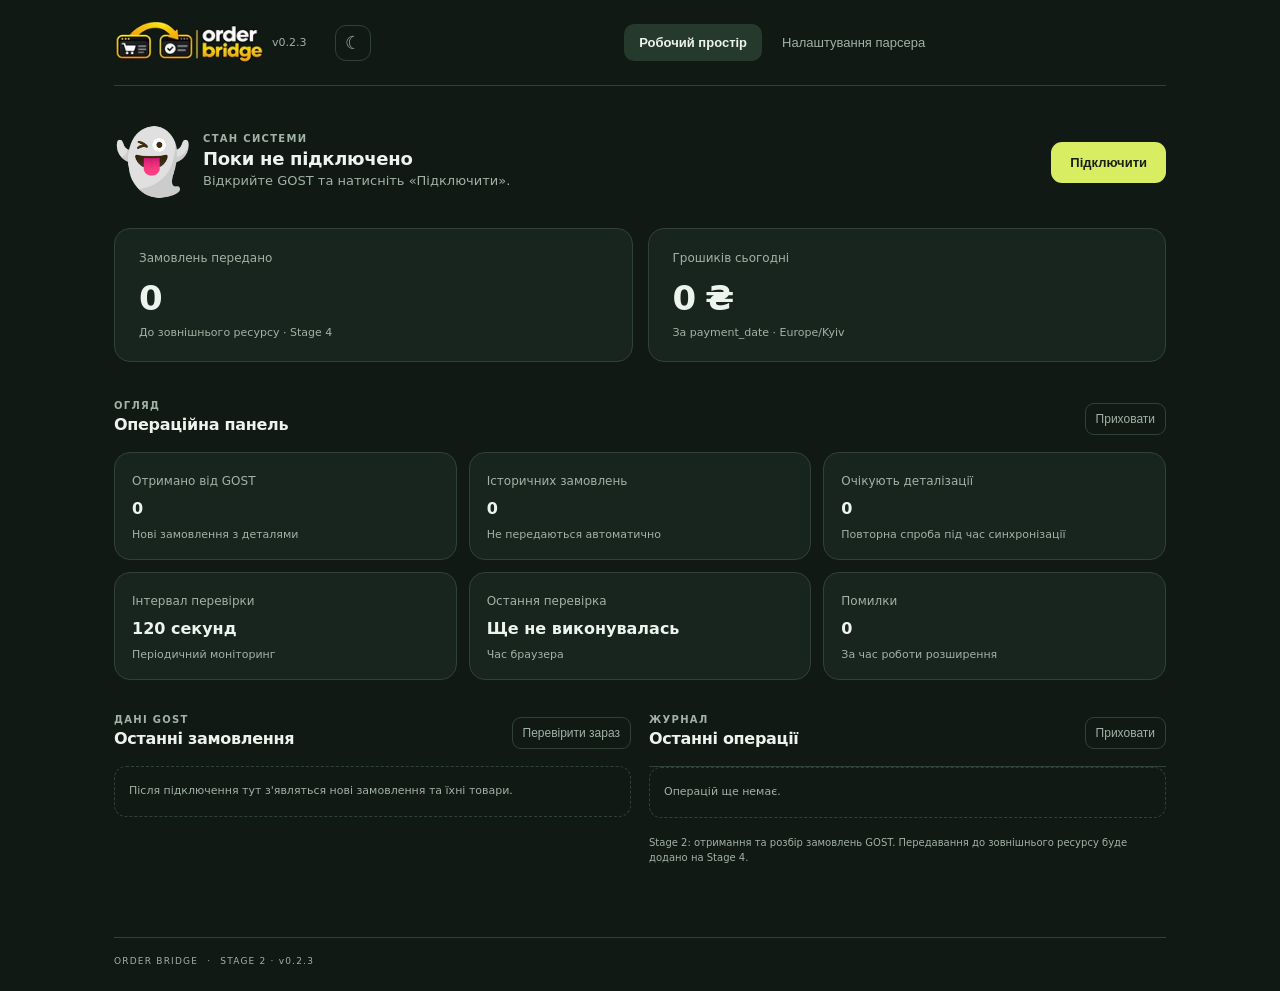
<file: index.html>
<!doctype html>
<html lang="uk">
<head>
  <meta charset="utf-8">
  <meta name="viewport" content="width=device-width, initial-scale=1">
  <title>Order Bridge · Browser Preview</title>
  <link rel="stylesheet" href="styles.css">
</head>
<body class="preview-mode">
<div class="app">
  <header class="topbar">
    <div class="brand"><span class="brand-logo-shell"><img class="brand-logo" src="assets/order-bridge-logo.webp" alt="Order Bridge"></span><span class="version">v0.2.3</span></div>
    <button id="themeToggle" class="theme" aria-label="Перемкнути тему"><span id="themeIcon">☾</span></button>
    <nav class="tabs">
      <button class="tab active" data-tab="workspace">Робочий простір</button>
      <button class="tab" data-tab="settings">Налаштування парсера</button>
    </nav>
  </header>
  <main>
    <section id="workspace" class="view active">
      <div class="status-row">
        <div class="status-card">
          <div id="ghost" class="ghost confused" aria-label="Стан привида">👻</div>
          <div class="status-copy">
            <div class="eyebrow">СТАН СИСТЕМИ</div>
            <h2 id="statusTitle">Поки не підключено</h2>
            <p id="statusText">Відкрийте GOST та натисніть «Підключити».</p>
          </div>
        </div>
        <div class="status-actions">
          <button id="connectBtn" class="primary">Підключити</button>
          <button id="disconnectBtn" class="subtle" hidden>Відключити</button>
        </div>
      </div>

      <div class="metrics">
        <article class="metric">
          <div class="metric-label">Замовлень передано</div>
          <div class="metric-value" id="ordersMetric">0</div>
          <div class="metric-foot">До зовнішнього ресурсу · Stage 4</div>
        </article>
        <article class="metric">
          <div class="metric-label">Грошиків сьогодні</div>
          <div class="metric-value" id="moneyMetric">0 ₴</div>
          <div class="metric-foot">За payment_date · Europe/Kyiv</div>
        </article>
      </div>

      <div class="section-heading">
        <div><div class="eyebrow">ОГЛЯД</div><h2>Операційна панель</h2></div>
        <button id="toggleDetails" class="subtle">Приховати</button>
      </div>
      <div id="details" class="details-grid">
        <article class="small-card"><span class="small-label">Отримано від GOST</span><strong id="receivedMetric">0</strong><span class="small-note">Нові замовлення з деталями</span></article>
        <article class="small-card"><span class="small-label">Історичних замовлень</span><strong id="historicalMetric">0</strong><span class="small-note">Не передаються автоматично</span></article>
        <article class="small-card"><span class="small-label">Очікують деталізації</span><strong id="pendingMetric">0</strong><span class="small-note">Повторна спроба під час синхронізації</span></article>
        <article class="small-card"><span class="small-label">Інтервал перевірки</span><strong id="intervalMetric">120 секунд</strong><span class="small-note">Періодичний моніторинг</span></article>
        <article class="small-card"><span class="small-label">Остання перевірка</span><strong id="lastCheck">Ще не виконувалась</strong><span class="small-note">Час браузера</span></article>
        <article class="small-card"><span class="small-label">Помилки</span><strong id="errorsMetric">0</strong><span class="small-note">За час роботи розширення</span></article>
      </div>

      <div class="dashboard-columns">
        <section class="dashboard-panel">
          <div class="section-heading log-heading">
            <div><div class="eyebrow">ДАНІ GOST</div><h2>Останні замовлення</h2></div>
            <button id="checkNowBtn" class="subtle">Перевірити зараз</button>
          </div>
          <div id="ordersList" class="orders-list">
            <div class="empty-state">Після підключення тут з'являться нові замовлення та їхні товари.</div>
          </div>
        </section>
        <section class="dashboard-panel">
          <div class="section-heading log-heading">
            <div><div class="eyebrow">ЖУРНАЛ</div><h2>Останні операції</h2></div>
            <button id="toggleActivity" class="subtle">Приховати</button>
          </div>
          <div id="activityPanel">
            <div id="activityList" class="log-list"><div class="empty-state">Операцій ще немає.</div></div>
            <p class="stage-note">Stage 2: отримання та розбір замовлень GOST. Передавання до зовнішнього ресурсу буде додано на Stage 4.</p>
          </div>
        </section>
      </div>
    </section>

    <section id="settings" class="view">
      <div class="page-title"><div class="eyebrow">КОНФІГУРАЦІЯ</div><h1>Налаштування парсера</h1><p>Параметри синхронізації та передавання замовлень.</p></div>
      <div class="settings-card">
        <label for="pollInterval">Частота перевірки нових замовлень</label>
        <select id="pollInterval">
          <option value="120">Кожні 2 хвилини</option>
          <option value="180">Кожні 3 хвилини</option>
          <option value="300">Кожні 5 хвилин</option>
        </select>
        <div class="field-help">Chrome може трохи затримувати фонові сигнали. Після пробудження браузера пропущена перевірка буде виконана.</div>
        <div class="divider"></div>
        <div class="section-heading"><div><div class="eyebrow">ПРИЗНАЧЕННЯ</div><h2>Куди передавати</h2></div><span class="demo-tag">STAGE 4</span></div>
        <label for="connector">Тип підключення</label>
        <select id="connector"><option value="webhook">Webhook / HTTP API</option><option value="crm">CRM через API</option><option value="google">Google Sheets</option><option value="custom">Власний формат JSON</option></select>
        <div class="field-help">На цьому етапі блок призначення є макетом. Реальні запити до сторонніх ресурсів поки не виконуються.</div>
        <button id="saveSettings" class="primary full">Зберегти налаштування</button>
        <div id="saveNotice" class="notice" aria-live="polite"></div>
      </div>
      <div class="settings-card safety"><strong>Захист облікових даних</strong><p>Bearer-токен GOST використовується лише в контексті сторінки та не зберігається розширенням. У локальному сховищі залишаються ID, технічні статуси й нормалізовані товарні дані без ПІБ, телефонів, адрес і коментарів покупців.</p></div>
    </section>
  </main>
  <footer>ORDER BRIDGE <span>·</span> STAGE 2 · v0.2.3</footer>
</div>
<script src="order-normalizer.js"></script>
<script src="app.js"></script>
</body>
</html>
</file>
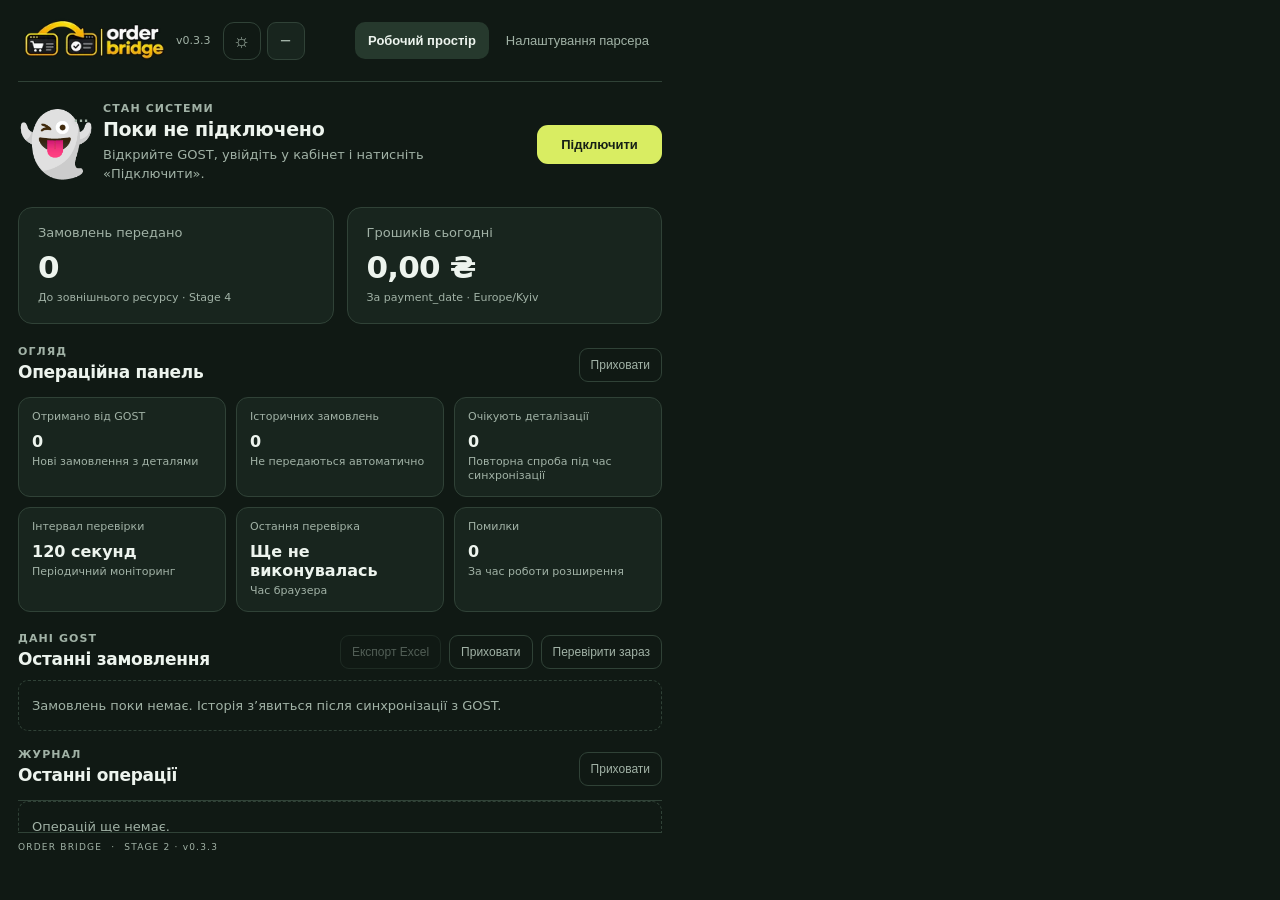
<file: popup.html>
<!doctype html>
<html lang="uk">
<head>
  <meta charset="utf-8">
  <meta name="viewport" content="width=device-width, initial-scale=1">
  <title>Order Bridge</title>
  <link rel="stylesheet" href="styles.css">
</head>
<body class="popup-app">
<div class="app">
  <header class="topbar">
    <div class="brand"><span class="brand-logo-shell"><img class="brand-logo" src="assets/order-bridge-logo.webp" alt="Order Bridge"></span><span class="version">v0.3.3</span></div>
    <div class="topbar-actions"><button id="themeToggle" class="theme" aria-label="Перемкнути тему"><span id="themeIcon">☾</span></button><button id="collapsePanel" class="collapse-panel" type="button" title="Згорнути">−</button></div>
    <nav class="tabs">
      <button class="tab active" data-tab="workspace">Робочий простір</button>
      <button class="tab" data-tab="settings">Налаштування парсера</button>
    </nav>
  </header>
  <main>
    <section id="workspace" class="view active">
      <div class="status-row">
        <div class="status-card">
          <div id="ghost" class="ghost confused" aria-label="Стан привида">👻</div>
          <div class="status-copy">
            <div class="eyebrow">СТАН СИСТЕМИ</div>
            <h2 id="statusTitle">Поки не підключено</h2>
            <p id="statusText">Відкрийте GOST та натисніть «Підключити».</p>
          </div>
        </div>
        <div class="status-actions">
          <button id="connectBtn" class="primary">Підключити</button>
          <button id="disconnectBtn" class="subtle" hidden>Відключити</button>
        </div>
      </div>

      <div class="metrics">
        <article class="metric">
          <div class="metric-label">Замовлень передано</div>
          <div class="metric-value" id="ordersMetric">0</div>
          <div class="metric-foot">До зовнішнього ресурсу · Stage 4</div>
        </article>
        <article class="metric">
          <div class="metric-label">Грошиків сьогодні</div>
          <div class="metric-value" id="moneyMetric">0 ₴</div>
          <div class="metric-foot">За payment_date · Europe/Kyiv</div>
        </article>
      </div>

      <div class="section-heading">
        <div><div class="eyebrow">ОГЛЯД</div><h2>Операційна панель</h2></div>
        <button id="toggleDetails" class="subtle">Приховати</button>
      </div>
      <div id="details" class="details-grid">
        <article class="small-card"><span class="small-label">Отримано від GOST</span><strong id="receivedMetric">0</strong><span class="small-note">Нові замовлення з деталями</span></article>
        <article class="small-card"><span class="small-label">Історичних замовлень</span><strong id="historicalMetric">0</strong><span class="small-note">Не передаються автоматично</span></article>
        <article class="small-card"><span class="small-label">Очікують деталізації</span><strong id="pendingMetric">0</strong><span class="small-note">Повторна спроба під час синхронізації</span></article>
        <article class="small-card"><span class="small-label">Інтервал перевірки</span><strong id="intervalMetric">120 секунд</strong><span class="small-note">Періодичний моніторинг</span></article>
        <article class="small-card"><span class="small-label">Остання перевірка</span><strong id="lastCheck">Ще не виконувалась</strong><span class="small-note">Час браузера</span></article>
        <article class="small-card"><span class="small-label">Помилки</span><strong id="errorsMetric">0</strong><span class="small-note">За час роботи розширення</span></article>
      </div>

      <div class="dashboard-columns">
        <section class="dashboard-panel">
          <div class="section-heading log-heading">
            <div><div class="eyebrow">ДАНІ GOST</div><h2>Останні замовлення</h2></div>
            <div class="heading-actions"><button id="exportExcelBtn" class="subtle">Експорт Excel</button><button id="toggleOrders" class="subtle">Приховати</button><button id="checkNowBtn" class="subtle">Перевірити зараз</button></div>
          </div>
          <div id="exportNotice" class="export-notice" aria-live="polite"></div>
          <div id="ordersList" class="orders-list">
            <div class="empty-state">Після підключення тут з'являться нові замовлення та їхні товари.</div>
          </div>
        </section>
        <section class="dashboard-panel">
          <div class="section-heading log-heading">
            <div><div class="eyebrow">ЖУРНАЛ</div><h2>Останні операції</h2></div>
            <button id="toggleActivity" class="subtle">Приховати</button>
          </div>
          <div id="activityPanel">
            <div id="activityList" class="log-list"><div class="empty-state">Операцій ще немає.</div></div>
            <p class="stage-note">Stage 2: отримання та розбір замовлень GOST. Передавання до зовнішнього ресурсу буде додано на Stage 4.</p>
          </div>
        </section>
      </div>
    </section>

    <section id="settings" class="view">
      <div class="page-title"><div class="eyebrow">КОНФІГУРАЦІЯ</div><h1>Налаштування парсера</h1><p>Параметри синхронізації та передавання замовлень.</p></div>
      <div class="settings-card">
        <label for="pollInterval">Частота перевірки нових замовлень</label>
        <select id="pollInterval">
          <option value="120">Кожні 2 хвилини</option>
          <option value="180">Кожні 3 хвилини</option>
          <option value="300">Кожні 5 хвилин</option>
        </select>
        <div class="field-help">Chrome може трохи затримувати фонові сигнали. Після пробудження браузера пропущена перевірка буде виконана.</div>
        <div class="divider"></div>
        <div class="section-heading"><div><div class="eyebrow">ПРИЗНАЧЕННЯ</div><h2>Куди передавати</h2></div><span class="demo-tag">STAGE 4</span></div>
        <label for="connector">Тип підключення</label>
        <select id="connector"><option value="webhook">Webhook / HTTP API</option><option value="crm">CRM через API</option><option value="google">Google Sheets</option><option value="custom">Власний формат JSON</option></select>
        <div class="field-help">На цьому етапі блок призначення є макетом. Реальні запити до сторонніх ресурсів поки не виконуються.</div>
        <button id="saveSettings" class="primary full">Зберегти налаштування</button>
        <div id="saveNotice" class="notice" aria-live="polite"></div>
      </div>
      <div class="settings-card safety"><strong>Захист облікових даних</strong><p>Bearer-токен GOST використовується лише в контексті сторінки та не зберігається розширенням. У локальному сховищі залишаються ID, технічні статуси й нормалізовані товарні дані без ПІБ, телефонів, адрес і коментарів покупців.</p></div>
    </section>
  </main>
  <footer>ORDER BRIDGE <span>·</span> STAGE 2 · v0.3.3</footer>
</div>
<script src="order-normalizer.js"></script>
<script src="xlsx-export.js"></script>
<script src="app.js"></script>
</body>
</html>
</file>
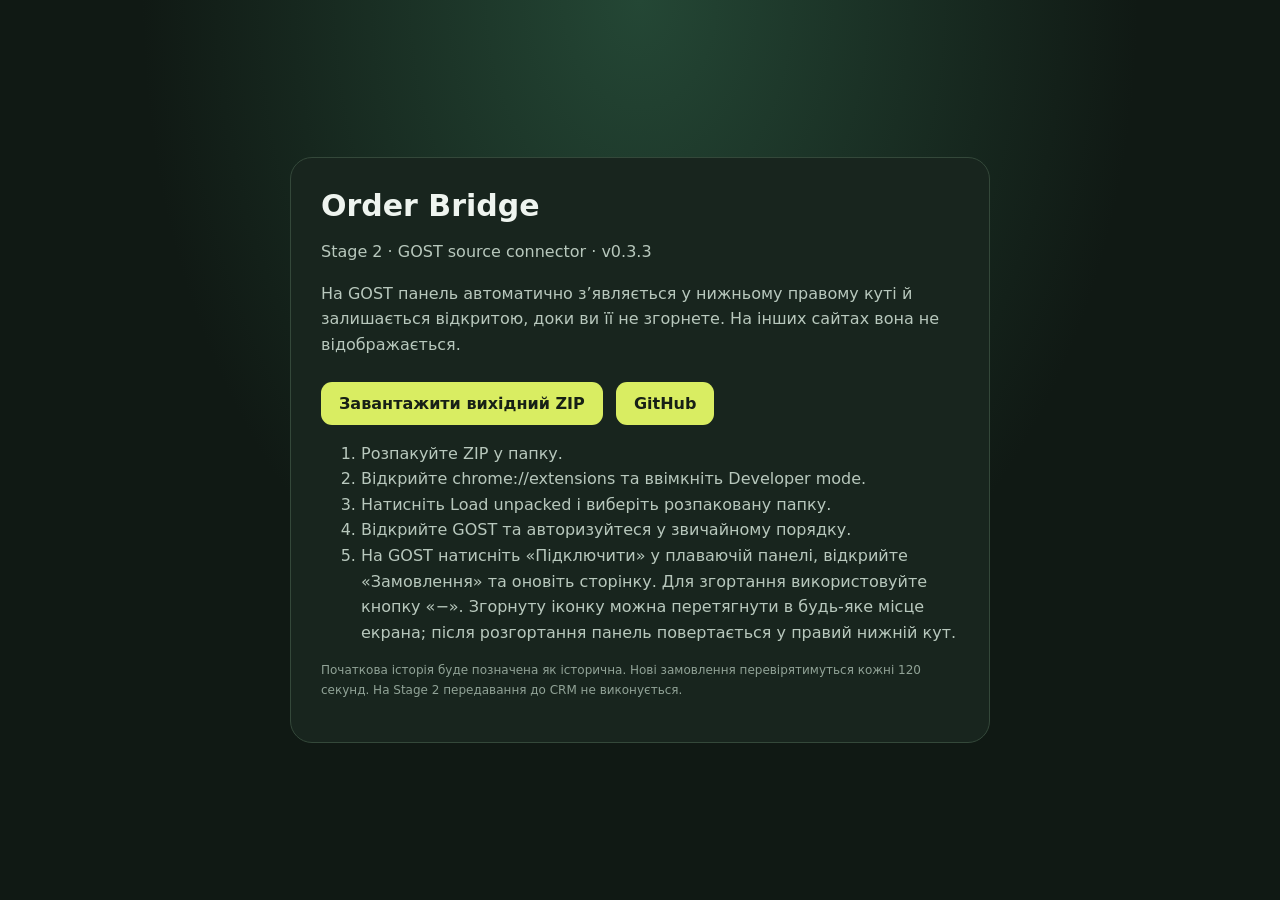
<file: START_HERE.html>
<!doctype html>
<html lang="uk"><head><meta charset="utf-8"><meta name="viewport" content="width=device-width,initial-scale=1"><title>Order Bridge · Stage 2</title><style>
:root{color-scheme:dark;font-family:Inter,system-ui,sans-serif;background:#101914;color:#eef4ef}
body{margin:0;min-height:100vh;display:grid;place-items:center;background:radial-gradient(ellipse at 50% 0,#244735 0,transparent 55%),#101914}
.wrap{max-width:700px;padding:28px}.panel{background:#18251e;border:1px solid #34483a;border-radius:22px;padding:30px}
h1{font-size:30px;margin:0 0 8px}p,li{color:#b8c8bd;line-height:1.6}
.btn{display:inline-block;background:#d9ed62;color:#172016;text-decoration:none;padding:12px 18px;border-radius:11px;font-weight:700;margin:8px 8px 0 0}
.muted{font-size:12px;color:#91a397}
</style></head><body><main class="wrap"><section class="panel">
<h1>Order Bridge</h1><p>Stage 2 · GOST source connector · v0.3.3</p>
<p>На GOST панель автоматично з’являється у нижньому правому куті й залишається відкритою, доки ви її не згорнете. На інших сайтах вона не відображається.</p>
<a class="btn" href="https://github.com/stroldek/order-bridge/archive/refs/heads/main.zip">Завантажити вихідний ZIP</a>
<a class="btn" href="https://github.com/stroldek/order-bridge">GitHub</a>
<ol>
<li>Розпакуйте ZIP у папку.</li><li>Відкрийте chrome://extensions та ввімкніть Developer mode.</li>
<li>Натисніть Load unpacked і виберіть розпаковану папку.</li>
<li>Відкрийте GOST та авторизуйтеся у звичайному порядку.</li>
<li>На GOST натисніть «Підключити» у плаваючій панелі, відкрийте «Замовлення» та оновіть сторінку. Для згортання використовуйте кнопку «−». Згорнуту іконку можна перетягнути в будь-яке місце екрана; після розгортання панель повертається у правий нижній кут.</li>
</ol>
<p class="muted">Початкова історія буде позначена як історична. Нові замовлення перевірятимуться кожні 120 секунд. На Stage 2 передавання до CRM не виконується.</p>
</section></main></body></html>
</file>
<file: styles.css>
:root{font-family:Inter,ui-sans-serif,system-ui,-apple-system,"Segoe UI",sans-serif;color-scheme:dark;--bg:#101914;--panel:#18251e;--panel2:#1d2c23;--line:#304237;--text:#edf4ee;--muted:#a1b2a6;--accent:#d9ed62;--accentText:#172016;--soft:#26392d}
*{box-sizing:border-box}
body{margin:0;background:var(--bg);color:var(--text);transition:background .2s,color .2s}
body.light{color-scheme:light;--bg:#e3eae2;--panel:#eef3ec;--panel2:#d8e2d7;--line:#adbdad;--text:#1a291e;--muted:#4f6154;--accent:#bfd83d;--accentText:#1a2514;--soft:#d0dfd0}
.app{max-width:1120px;margin:auto;padding:0 34px}
.topbar{height:86px;display:flex;align-items:center;border-bottom:1px solid var(--line);gap:28px}
.brand{display:flex;align-items:center;gap:8px;white-space:nowrap;flex:0 0 auto}
.brand-logo-shell{display:flex;align-items:center;justify-content:center;background:transparent;border:0;border-radius:0;padding:0;line-height:0;box-shadow:none}
.brand-logo{display:block;width:150px;height:auto;max-height:72px;object-fit:contain}
.version{font-size:11px;color:var(--muted);font-weight:500}
.tabs{display:flex;gap:5px;margin:auto}
.tab,.theme,.subtle{border:0;background:transparent;color:var(--muted);cursor:pointer}
.tab{padding:11px 15px;border-radius:10px;font-size:13px}
.tab.active{background:var(--soft);color:var(--text);font-weight:650}
.theme{width:36px;height:36px;border:1px solid var(--line);border-radius:11px;font-size:18px}
main{padding:38px 0 70px}
.view{display:none}.view.active{display:block}
.status-row{display:flex;align-items:center;justify-content:space-between;gap:20px;margin-bottom:28px}
.status-card{display:flex;align-items:center;gap:19px}
.status-card h2,.section-heading h2{margin:4px 0;font-size:18px;letter-spacing:-.3px}
.status-card p,.page-title p{margin:4px 0;color:var(--muted);font-size:13px}
.eyebrow{font-size:10px;font-weight:750;letter-spacing:1.3px;color:var(--muted)}
.ghost{position:relative;width:70px;height:76px;display:grid;place-items:center;font-family:"Apple Color Emoji","Segoe UI Emoji","Noto Color Emoji",sans-serif;font-size:62px;line-height:1}
.metrics{display:grid;grid-template-columns:1fr 1fr;gap:15px;margin-bottom:38px}
.metric,.small-card,.settings-card{background:var(--panel);border:1px solid var(--line);border-radius:16px}
.metric{padding:22px 24px}.metric-label,.small-label{font-size:12px;color:var(--muted)}
.metric-value{font-size:34px;font-weight:760;letter-spacing:-1.5px;margin:13px 0 8px}
.metric-foot,.small-note{font-size:11px;color:var(--muted)}
.section-heading{display:flex;align-items:center;justify-content:space-between;margin:0 0 14px}
.section-heading h2{font-size:16px}
.subtle{font-size:12px;padding:8px 10px;border:1px solid var(--line);border-radius:9px}
.primary{background:var(--accent);color:var(--accentText);border:0;border-radius:11px;padding:13px 19px;font-weight:750;font-size:13px;cursor:pointer}
.primary:disabled{opacity:.68;cursor:default}
.details-grid{display:grid;grid-template-columns:repeat(3,1fr);gap:12px;margin-bottom:34px}
.small-card{padding:17px}.small-card strong{display:block;font-size:16px;margin:10px 0 5px}
.log-list{border-top:1px solid var(--line)}
.log-item{display:flex;gap:12px;align-items:flex-start;padding:16px 2px;border-bottom:1px solid var(--line)}
.log-icon{width:25px;height:25px;border-radius:8px;background:var(--soft);display:grid;place-items:center;color:var(--accent);font-size:20px}
.log-icon.warning{color:#d8bd4f}.log-icon.error{color:#dc806f}.log-icon.success{color:#a4c64b}
.log-item strong{font-size:12px}.log-item p{margin:4px 0 0;color:var(--muted);font-size:11px}.log-item time{margin-left:auto;color:var(--muted);font-size:10px}
.page-title{margin:5px 0 24px}.page-title h1{font-size:27px;letter-spacing:-.8px;margin:8px 0}
.settings-card{padding:24px;margin-bottom:15px}.settings-card label{display:block;font-size:12px;font-weight:650;margin:17px 0 8px}
.settings-card input,.settings-card select{width:100%;height:43px;background:var(--panel2);border:1px solid var(--line);border-radius:9px;padding:0 12px;color:var(--text);outline:none;font:inherit;font-size:12px}
.settings-card input:focus,.settings-card select:focus{border-color:#9bbd45}
.field-help{font-size:11px;line-height:1.55;color:var(--muted);margin:8px 0 15px}
.divider{height:1px;background:var(--line);margin:24px 0}
.full{width:100%;margin-top:22px}.notice{font-size:11px;color:#9bbd45;margin-top:10px;min-height:14px}
.safety{background:var(--panel2)}.safety p{color:var(--muted);font-size:12px;line-height:1.6;margin-bottom:0}
footer{border-top:1px solid var(--line);padding:18px 0 25px;color:var(--muted);font-size:9px;letter-spacing:1.2px}
footer span{padding:0 5px}
.demo-tag{font-size:9px;letter-spacing:1px;color:var(--muted);border:1px solid var(--line);padding:5px 8px;border-radius:7px}
.orders-list{display:grid;gap:10px}.order-card{border:1px solid var(--line);border-radius:14px;background:var(--panel);padding:14px}
.order-card-top,.order-card-bottom{display:flex;align-items:center;justify-content:space-between;gap:10px}
.order-card-top strong{font-size:13px}.order-state{font-size:10px;color:#a4c64b}
.product-lines{margin:10px 0;display:grid;gap:6px}
.product-line{display:flex;justify-content:space-between;gap:10px;font-size:11px;color:var(--muted)}
.product-line span:first-child{overflow:hidden;text-overflow:ellipsis;white-space:nowrap}
.product-more{font-size:10px;color:var(--muted)}
.order-card-bottom{border-top:1px solid var(--line);padding-top:9px;font-size:10px;color:var(--muted)}
.order-card-bottom strong{color:var(--text);font-size:12px}
.empty-state{color:var(--muted);font-size:11px;line-height:1.5;padding:16px 14px;border:1px dashed var(--line);border-radius:12px}
.stage-note{color:var(--muted);font-size:10px;line-height:1.5;margin:17px 0 2px}
[hidden]{display:none!important}

/* Shared dashboard layout. */
.dashboard-columns{display:grid;grid-template-columns:1fr 1fr;gap:18px;align-items:start}
.dashboard-panel{min-width:0}
.dashboard-panel .section-heading.log-heading{margin-top:0}
.dashboard-panel .orders-list,.dashboard-panel .log-list{max-height:320px;overflow-y:auto}

/* Actual Chrome toolbar popup: wide, balanced workspace window. */
.popup-app{width:680px;min-width:680px;max-width:680px;height:870px;min-height:870px;max-height:870px;overflow:hidden;background:var(--bg)}
.popup-app .app{width:100%;height:870px;max-width:none;margin:0;padding:0 18px;display:flex;flex-direction:column}
.popup-app .topbar{height:72px;min-height:72px;flex:0 0 72px;padding:0;display:flex;align-items:center;gap:10px}
.popup-app .brand{gap:6px;font-size:13px}
.popup-app .brand-logo-shell{padding:2px 5px;border-radius:9px}
.popup-app .brand-logo{width:128px;max-height:62px}
.popup-app .version{font-size:9px}
.popup-app .tabs{display:flex;align-items:center;gap:4px;margin:0 0 0 auto;flex:0 0 auto}
.popup-app .tab{padding:9px 11px;font-size:11px;white-space:nowrap}
.popup-app .theme{width:32px;height:32px;flex:0 0 32px;font-size:16px}
.popup-app .topbar-actions{display:flex;align-items:center;gap:6px;flex:0 0 auto}
.popup-app .collapse-panel{width:32px;height:32px;border:1px solid var(--line);border-radius:9px;background:var(--panel);color:var(--muted);font-size:20px;cursor:pointer}
.popup-app main{flex:1;min-height:0;overflow-y:auto;overscroll-behavior:contain;padding:14px 0 16px}
.popup-app .view.active{display:block}
.popup-app .status-row{align-items:center;gap:14px;margin-bottom:14px}
.popup-app .status-card{min-width:0;flex:1;gap:12px;align-items:center}
.popup-app .status-copy{min-width:0}
.popup-app .status-copy h2{font-size:15px;line-height:1.25;margin:3px 0}
.popup-app .status-copy p{font-size:10px;line-height:1.4;margin:4px 0}
.popup-app .eyebrow{font-size:9px;letter-spacing:1.05px}
.popup-app .ghost{width:60px;height:62px;flex:0 0 60px;display:grid;place-items:center;border-radius:0;background:transparent;box-shadow:none;color:inherit;font-family:"Apple Color Emoji","Segoe UI Emoji","Noto Color Emoji",sans-serif;font-size:53px;line-height:1;position:relative}
.popup-app .ghost::after{content:"";position:absolute;right:-1px;top:0;font-family:inherit;font-size:16px;font-weight:800;color:#e2c94f;text-shadow:0 1px 5px #0003}
.popup-app .ghost.happy::after{content:"✦";color:#b8d64b}
.popup-app .ghost.worried::after{content:"?"}
.popup-app .ghost.confused::after{content:"…";color:var(--muted)}
.popup-app .ghost.busy{animation:ghost-bob .55s ease-in-out infinite alternate}
@keyframes ghost-bob{to{transform:translateY(-4px) rotate(4deg)}}
.popup-app .status-actions{display:flex;flex-direction:row;align-items:center;gap:7px;flex:0 0 auto}
.popup-app .status-actions .primary{min-width:110px;padding:10px 13px;font-size:11px;white-space:nowrap}
.popup-app .status-actions .subtle{padding:8px 10px;font-size:10px;white-space:nowrap}
.popup-app .metrics{grid-template-columns:1fr 1fr;gap:10px;margin-bottom:15px}
.popup-app .metric{padding:13px 16px;border-radius:12px;min-width:0}
.popup-app .metric-label{font-size:10px}
.popup-app .metric-value{font-size:25px;margin:7px 0 4px;letter-spacing:-.8px;white-space:nowrap}
.popup-app .metric-foot{font-size:9px;line-height:1.3}
.popup-app .section-heading{margin:0 0 8px}
.popup-app .section-heading h2{font-size:13px}
.popup-app .subtle{font-size:10px;padding:7px 9px}
.popup-app .details-grid{grid-template-columns:repeat(3,minmax(0,1fr));gap:8px;margin-bottom:14px}
.popup-app .small-card{padding:9px 11px;border-radius:10px;min-width:0}
.popup-app .small-label{font-size:9px;line-height:1.25;display:block}
.popup-app .small-card strong{font-size:13px;margin:5px 0 2px}
.popup-app .small-note{font-size:9px;line-height:1.25;display:block}
.popup-app .dashboard-columns{grid-template-columns:1.08fr .92fr;gap:14px}
.popup-app .dashboard-panel .section-heading.log-heading{margin:0 0 8px}
.popup-app .dashboard-panel .orders-list,.popup-app .dashboard-panel .log-list{max-height:300px;overflow-y:auto;overscroll-behavior:contain}
.popup-app .order-card{border:1px solid var(--line);border-radius:10px;background:var(--panel);padding:12px 12px}
.popup-app .order-card-top,.popup-app .order-card-bottom{display:flex;align-items:center;justify-content:space-between;gap:8px}
.popup-app .order-card-top strong{font-size:12px}
.popup-app .order-state{font-size:10px;color:#a4c64b}
.popup-app .product-lines{margin:9px 0;display:grid;gap:5px}
.popup-app .product-line{display:flex;justify-content:space-between;gap:8px;font-size:11px;color:var(--muted)}
.popup-app .product-line span:first-child{overflow:hidden;text-overflow:ellipsis;white-space:nowrap}
.popup-app .product-more{font-size:10px;color:var(--muted)}
.popup-app .order-card-bottom{border-top:1px solid var(--line);padding-top:9px;font-size:10px;color:var(--muted)}
.popup-app .order-card-bottom strong{color:var(--text);font-size:12px}
.popup-app .empty-state{font-size:10px;line-height:1.4;padding:12px 10px;border-radius:10px}
.popup-app .log-item{gap:9px;padding:12px 1px}
.popup-app .log-item strong{font-size:11px}
.popup-app .log-item p{font-size:10px;line-height:1.45}
.popup-app .log-item time{font-size:9px}
.popup-app .log-icon{width:21px;height:21px;border-radius:7px;font-size:16px}
.popup-app .stage-note{font-size:9px;line-height:1.35;margin:10px 0 0}
.popup-app .page-title{margin:3px 0 16px}
.popup-app .page-title h1{font-size:21px}
.popup-app .settings-card{padding:15px;border-radius:12px;margin-bottom:10px}
.popup-app .settings-card label{margin:11px 0 6px;font-size:11px}
.popup-app .settings-card input,.popup-app .settings-card select{height:36px;font-size:11px}
.popup-app .field-help{font-size:9px;line-height:1.4;margin:6px 0 10px}
.popup-app .divider{margin:14px 0}
.popup-app .full{margin-top:12px}
.popup-app .notice{font-size:10px}
.popup-app footer{height:29px;min-height:29px;flex:0 0 29px;padding:8px 0 9px;font-size:8px}
.popup-app [hidden]{display:none!important}
@media(max-width:640px){.popup-app{width:100vw;min-width:0;max-width:100vw}.popup-app .app{padding:0 12px}.popup-app .topbar{gap:8px}.popup-app .brand{gap:5px}.popup-app .brand .version{display:none}.popup-app .tab{padding:8px 6px;font-size:10px}.popup-app .dashboard-columns{grid-template-columns:1fr}.popup-app .details-grid{grid-template-columns:repeat(2,minmax(0,1fr))}}

/* Extra definition and separation in the light theme. */
body.light .metric,body.light .small-card,body.light .settings-card,body.light .order-card{box-shadow:0 2px 8px rgba(25,45,30,.08)}
body.light .subtle,body.light .theme{background:#edf2eb;border-color:#aebdad;color:#354a3b}
body.light .tab.active{background:#d0dfd0;color:#1a291e}
body.light .log-list{border-top-color:#aebdad}
body.light .log-item{border-bottom-color:#bdcbbc}
body.light .metric-value,body.light .small-card strong,body.light .order-card-bottom strong{color:#18271c}
body.light .empty-state{border-color:#aebdad;background:#e8eee6}


/* Order parsing audit view inside the operations journal. */
.journal-switch{display:flex;gap:6px;margin:0 0 9px}
.journal-tab{border:1px solid var(--line);border-radius:8px;background:var(--panel);color:var(--muted);padding:6px 9px;font:inherit;font-size:10px;cursor:pointer}
.journal-tab.active{background:var(--soft);color:var(--text);border-color:var(--line);font-weight:700}
.journal-tab span{display:inline-grid;place-items:center;min-width:17px;height:17px;margin-left:3px;padding:0 4px;border-radius:6px;background:var(--panel2);font-size:9px}
.audit-caption{font-size:9px;color:var(--muted);line-height:1.35;margin:0 0 7px}
.fetched-orders{display:grid;gap:7px;max-height:274px;overflow:auto;overscroll-behavior:contain;padding-right:2px}
.fetched-order{border:1px solid var(--line);border-radius:9px;background:var(--panel);overflow:hidden}
.fetched-order summary{display:flex;align-items:center;justify-content:space-between;gap:8px;padding:9px 10px;cursor:pointer;list-style:none}
.fetched-order summary::-webkit-details-marker{display:none}
.fetched-order summary:after{content:"＋";color:var(--muted);font-size:12px;margin-left:3px}
.fetched-order[open] summary:after{content:"−"}
.fetched-order summary strong{font-size:10px}
.fetched-order summary small{display:block;color:var(--muted);font-size:8px;margin-top:3px}
.audit-order-total{text-align:right;font-size:10px;font-weight:700;white-space:nowrap}
.audit-order-meta{display:grid;grid-template-columns:1fr 1fr;gap:5px;padding:0 10px 8px;font-size:8px;color:var(--muted)}
.audit-suborders{padding:6px 10px;background:var(--panel2);font-size:8px;color:var(--muted);line-height:1.4}
.audit-table-wrap{overflow-x:auto;max-width:100%}
.audit-table{width:100%;border-collapse:collapse;font-size:8px;white-space:nowrap}
.audit-table th,.audit-table td{padding:6px 7px;border-bottom:1px solid var(--line);text-align:left;vertical-align:top}
.audit-table th{color:var(--muted);font-weight:650;background:var(--panel2)}
.audit-table td strong{font-size:8px;white-space:normal;display:block;min-width:90px;max-width:145px}
.audit-table td small{display:block;color:var(--muted);font-size:7px;margin-top:3px;white-space:normal}
.audit-empty{text-align:center!important;color:var(--muted);padding:12px!important}
.audit-order-foot{padding:7px 10px;font-size:7px;color:var(--muted);overflow-wrap:anywhere}
.popup-app .fetched-orders{max-height:274px}
.popup-app .audit-table th,.popup-app .audit-table td{padding:5px 6px}
body.light .journal-tab{background:#edf2eb;border-color:#adbdad;color:#405347}
body.light .journal-tab.active{background:#d0dfd0;color:#1a291e}
body.light .fetched-order{box-shadow:0 1px 5px rgba(25,45,30,.06)}

html,body,.popup-app,.popup-app main,.popup-app .dashboard-panel .orders-list,.popup-app .dashboard-panel .log-list,.popup-app .fetched-orders,.popup-app .audit-table-wrap{scrollbar-width:none!important;-ms-overflow-style:none!important}
html::-webkit-scrollbar,body::-webkit-scrollbar,.popup-app *::-webkit-scrollbar{display:none!important;width:0!important;height:0!important}
.popup-app .fetched-orders,.popup-app .dashboard-panel .orders-list,.popup-app .dashboard-panel .log-list,.popup-app main{overflow-y:auto;overscroll-behavior:contain}


/* v0.2.9 readability pass: taller workspace and larger controls/text. */
.popup-app .topbar{height:82px;min-height:82px;flex-basis:82px;gap:12px}
.popup-app .brand-logo{width:142px;max-height:68px}
.popup-app .version{font-size:11px}
.popup-app .tab{padding:11px 13px;font-size:13px}
.popup-app .theme,.popup-app .collapse-panel{width:38px;height:38px;flex-basis:38px;font-size:19px}
.popup-app main{padding:20px 0 22px}
.popup-app .status-row{gap:18px;margin-bottom:20px}
.popup-app .status-card{gap:15px}
.popup-app .status-copy h2{font-size:19px}
.popup-app .status-copy p{font-size:13px;line-height:1.45}
.popup-app .eyebrow{font-size:11px;letter-spacing:1.1px}
.popup-app .ghost{width:70px;height:72px;flex-basis:70px;font-size:61px}
.popup-app .status-actions .primary{min-width:125px;padding:12px 15px;font-size:13px}
.popup-app .status-actions .subtle{padding:10px 12px;font-size:12px}
.popup-app .metrics{gap:13px;margin-bottom:21px}
.popup-app .metric{padding:17px 19px;border-radius:14px}
.popup-app .metric-label{font-size:13px}
.popup-app .metric-value{font-size:31px;margin:9px 0 6px}
.popup-app .metric-foot{font-size:11px}
.popup-app .section-heading{margin-bottom:11px}
.popup-app .section-heading h2{font-size:17px}
.popup-app .subtle{font-size:12px;padding:9px 11px}
.popup-app .details-grid{gap:10px;margin-bottom:20px}
.popup-app .small-card{padding:12px 13px;border-radius:12px}
.popup-app .small-label{font-size:11px;line-height:1.35}
.popup-app .small-card strong{font-size:16px;margin:7px 0 4px}
.popup-app .small-note{font-size:11px;line-height:1.35}
.popup-app .dashboard-columns{gap:17px}
.popup-app .dashboard-panel .section-heading.log-heading{margin-bottom:11px}
.popup-app .dashboard-panel .orders-list,.popup-app .dashboard-panel .log-list{max-height:470px}
.popup-app .orders-list{gap:12px}
.popup-app .order-card{padding:15px 15px;border-radius:12px}
.popup-app .order-card-top strong{font-size:15px}
.popup-app .order-state{font-size:12px}
.popup-app .product-lines{margin:12px 0;gap:7px}
.popup-app .product-line{font-size:13px;gap:10px}
.popup-app .product-more{font-size:12px}
.popup-app .order-card-bottom{padding-top:11px;font-size:12px}
.popup-app .order-card-bottom strong{font-size:15px}
.popup-app .empty-state{font-size:13px;line-height:1.5;padding:15px 13px}
.popup-app .log-item{gap:11px;padding:15px 2px}
.popup-app .log-item strong{font-size:13px}
.popup-app .log-item p{font-size:12px;line-height:1.5}
.popup-app .log-item time{font-size:11px}
.popup-app .log-icon{width:25px;height:25px;border-radius:8px;font-size:18px;flex:0 0 25px}
.popup-app .stage-note{font-size:11px;line-height:1.45;margin:13px 0 0}
.popup-app .journal-switch{gap:8px;margin-bottom:11px}
.popup-app .journal-tab{padding:8px 11px;font-size:12px;border-radius:9px}
.popup-app .journal-tab span{min-width:20px;height:20px;font-size:10px}
.popup-app .audit-caption{font-size:11px;line-height:1.45;margin-bottom:9px}
.popup-app .fetched-orders{max-height:430px;gap:9px}
.popup-app .fetched-order{border-radius:11px}
.popup-app .fetched-order summary{padding:11px 12px;gap:10px}
.popup-app .fetched-order summary strong{font-size:13px}
.popup-app .fetched-order summary small{font-size:10px}
.popup-app .audit-order-total{font-size:13px}
.popup-app .audit-order-meta{gap:7px;padding:0 12px 10px;font-size:10px}
.popup-app .audit-suborders{padding:8px 12px;font-size:10px;line-height:1.45}
.popup-app .audit-table{font-size:10px}
.popup-app .audit-table th,.popup-app .audit-table td{padding:7px 8px}
.popup-app .audit-table td strong{font-size:10px;min-width:110px;max-width:160px}
.popup-app .audit-table td small{font-size:9px}
.popup-app .audit-empty{padding:14px!important}
.popup-app .audit-order-foot{padding:8px 12px;font-size:9px}
.popup-app footer{height:32px;min-height:32px;flex-basis:32px;padding:9px 0;font-size:9px}
@media(max-height:906px){
  .popup-app{height:calc(100vh - 36px);min-height:0;max-height:none}
  .popup-app .app{height:100%}
}
@media(max-width:640px){
  .popup-app .tab{padding:9px 7px;font-size:11px}
  .popup-app .dashboard-columns{grid-template-columns:1fr}
}


/* v0.3.0: order details live inside the latest-orders panel. */
.popup-app .dashboard-columns{grid-template-columns:1fr}
.popup-app .dashboard-panel .orders-list{max-height:490px}
.popup-app .dashboard-panel .log-list{max-height:230px}
.popup-app .order-card{border-color:var(--line);transition:border-color .15s,background .15s}
.popup-app .order-card-new{border:1.5px solid #78b987;background:linear-gradient(110deg,rgba(89,157,105,.10),var(--panel) 58%);box-shadow:0 0 0 1px rgba(112,183,128,.08)}
body.light .popup-app .order-card-new{border-color:#65a977;background:linear-gradient(110deg,rgba(91,166,111,.12),var(--panel) 58%);box-shadow:0 0 0 1px rgba(91,166,111,.10)}
.popup-app .order-kind{font-size:10px;font-weight:750;letter-spacing:.65px;padding:4px 7px;border-radius:6px;white-space:nowrap}
.popup-app .order-kind.new{color:#a8d9b2;background:rgba(91,166,111,.16)}
.popup-app .order-kind.historical{color:var(--muted);background:var(--soft)}
body.light .popup-app .order-kind.new{color:#286a3b;background:#dcefe0}
.popup-app .order-card-subtitle{font-size:11px;color:var(--muted);margin-top:5px}
.popup-app .order-detail-expand{margin-top:10px;border-top:1px solid var(--line);padding-top:8px}
.popup-app .order-detail-expand>summary{cursor:pointer;color:var(--muted);font-size:11px;font-weight:650;list-style:none}
.popup-app .order-detail-expand>summary::-webkit-details-marker{display:none}
.popup-app .order-detail-expand>summary:after{content:"＋";float:right}
.popup-app .order-detail-expand[open]>summary:after{content:"−"}
.popup-app .order-detail-meta{display:grid;grid-template-columns:repeat(2,minmax(0,1fr));gap:7px;padding:10px 0;font-size:10px;color:var(--muted)}
.popup-app .order-detail-meta span{min-width:0;overflow-wrap:anywhere}
.popup-app .order-detail-expand .audit-table{font-size:10px}
.popup-app .order-detail-expand .audit-table th,.popup-app .order-detail-expand .audit-table td{padding:7px 8px}
.popup-app .order-detail-expand .audit-table td strong{font-size:10px;min-width:110px;max-width:180px}
.popup-app .order-detail-expand .audit-table td small{font-size:9px}
.popup-app .order-detail-expand .audit-order-foot{font-size:9px}

/* v0.3.1: collapsible latest-orders section. */
.popup-app .heading-actions{display:flex;align-items:center;gap:8px;flex-wrap:wrap}
.popup-app #ordersList[hidden],.popup-app #activityPanel[hidden],.popup-app #details[hidden]{display:none!important}

/* v0.3.2: local Excel export controls. */
.popup-app .export-notice{font-size:10px;color:var(--muted);line-height:1.4;min-height:0;margin:-4px 0 7px}
.popup-app .heading-actions .subtle{white-space:nowrap}
.popup-app #exportExcelBtn:disabled{opacity:.45;cursor:not-allowed}
</file>
